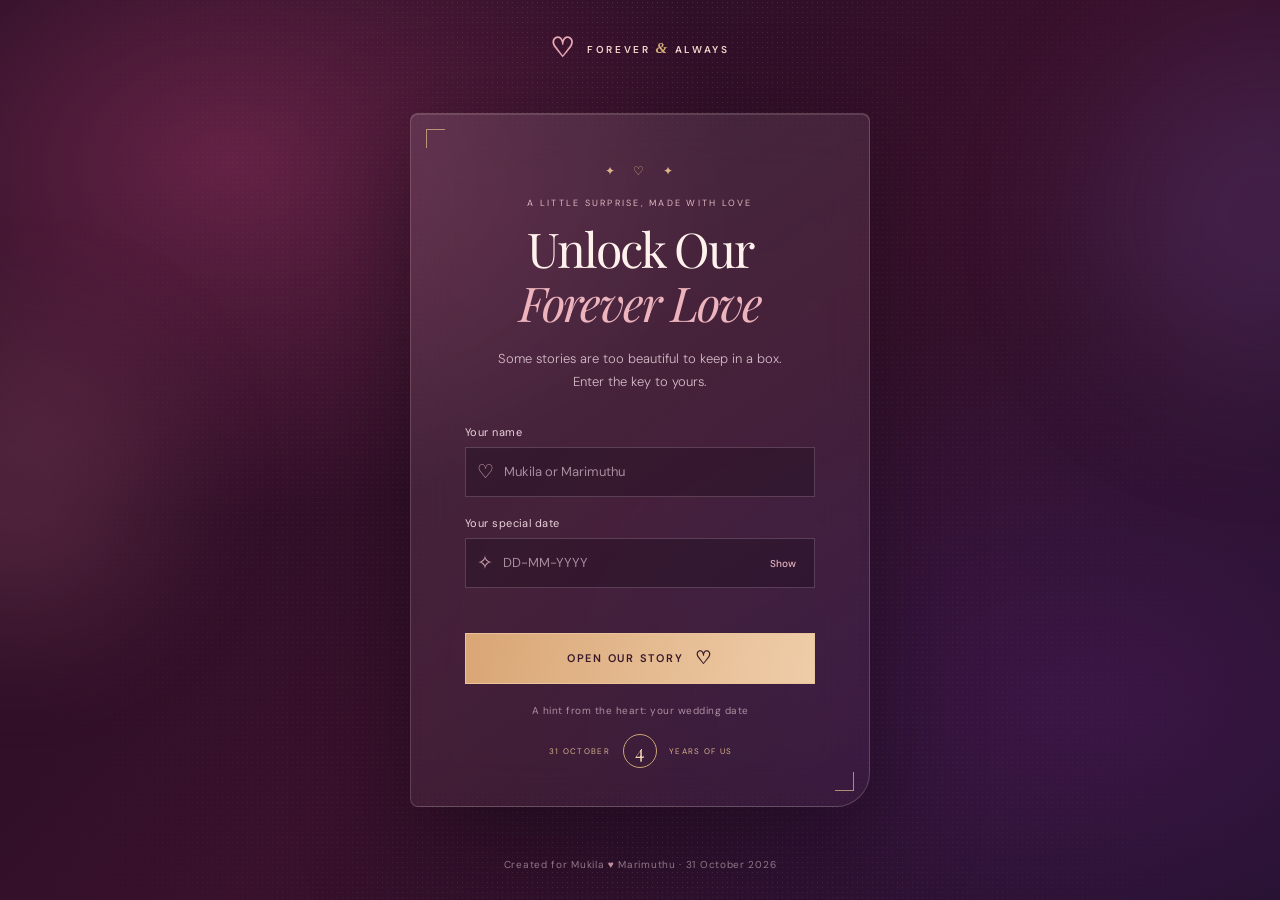
<file: forever-love/index.html>
<!doctype html>
<html lang="en">
<head>
  <meta charset="utf-8">
  <meta name="viewport" content="width=device-width, initial-scale=1">
  <meta name="theme-color" content="#260d22">
  <meta name="description" content="A little doorway into Mukila and Marimuthu's forever story.">
  <title>Forever &amp; Always — Unlock Our Forever Love</title>
  <link rel="stylesheet" href="css/style.css">
  <script src="js/login.js" defer></script>
</head>
<body class="login-page">
  <div class="ambient ambient-one" aria-hidden="true"></div>
  <div class="ambient ambient-two" aria-hidden="true"></div>
  <div class="particle-field" id="particle-field" aria-hidden="true"></div>

  <main class="login-shell">
    <a class="wordmark" href="index.html" aria-label="Forever and Always home">
      <span class="wordmark-mark" aria-hidden="true">♡</span>
      <span>FOREVER <i>&amp;</i> ALWAYS</span>
    </a>

    <section class="login-card" aria-labelledby="page-title">
      <div class="card-flourish" aria-hidden="true">✦ &nbsp; ♡ &nbsp; ✦</div>
      <p class="eyebrow">A little surprise, made with love</p>
      <h1 id="page-title">Unlock Our<br><em>Forever Love</em></h1>
      <p class="login-intro">Some stories are too beautiful to keep in a box.<br>Enter the key to yours.</p>

      <form id="login-form" novalidate>
        <label for="username">Your name</label>
        <div class="input-wrap">
          <span class="input-icon" aria-hidden="true">♡</span>
          <input id="username" name="username" type="text" placeholder="Mukila or Marimuthu" autocomplete="username" aria-describedby="form-message" required>
        </div>

        <label for="password">Your special date</label>
        <div class="input-wrap password-wrap">
          <span class="input-icon" aria-hidden="true">✧</span>
          <input id="password" name="password" type="password" placeholder="DD-MM-YYYY" autocomplete="current-password" aria-describedby="form-message" required>
          <button class="show-password" id="toggle-password" type="button" aria-label="Show password" aria-pressed="false">Show</button>
        </div>

        <p class="form-message" id="form-message" role="status" aria-live="polite"></p>
        <button class="unlock-button" type="submit">
          <span>Open our story</span><span class="button-heart" aria-hidden="true">♡</span>
        </button>
      </form>

      <p class="hint">A hint from the heart: your wedding date</p>
      <div class="anniversary-seal" aria-label="Celebrating four years together">
        <span>31 OCTOBER</span><strong>4</strong><span>YEARS OF US</span>
      </div>
    </section>
    <footer class="login-footer">Created for Mukila <span aria-hidden="true">♥</span> Marimuthu · 31 October 2026</footer>
  </main>
  <div class="transition-overlay" id="transition-overlay" aria-hidden="true"></div>
</body>
</html>
</file>
<file: forever-love/css/style.css>
@import url('https://fonts.googleapis.com/css2?family=DM+Sans:wght@300;400;500;600&family=Playfair+Display:ital,wght@0,400;0,500;0,600;1,400;1,500&display=swap');

:root{color-scheme:dark;--wine:#3b102d;--rose:#e9a9b5;--gold:#d9b17c;--cream:#fff2ec;--muted:#c5aab9;font-family:'DM Sans',sans-serif}*{box-sizing:border-box}html{min-width:320px}body{margin:0;min-height:100vh;color:var(--cream);background:#210d20}.login-page{position:relative;overflow:hidden;background:radial-gradient(ellipse at 18% 18%,#642245 0,transparent 34%),radial-gradient(ellipse at 85% 78%,#3a1645 0,transparent 38%),linear-gradient(135deg,#200c20,#39112c 52%,#1d1029)}.login-page:before{content:'';position:fixed;inset:0;pointer-events:none;opacity:.13;background-image:radial-gradient(#ffe8d9 0.6px,transparent .6px);background-size:5px 5px;mask-image:linear-gradient(90deg,transparent,black,transparent)}.ambient{position:fixed;border-radius:50%;filter:blur(75px);pointer-events:none;opacity:.19}.ambient-one{width:280px;height:280px;background:#ff8ca8;left:-125px;top:38%}.ambient-two{width:360px;height:360px;background:#9160c1;right:-170px;top:4%}.login-shell{position:relative;z-index:1;min-height:100svh;display:flex;flex-direction:column;align-items:center;padding:35px 20px 20px}.wordmark{display:flex;align-items:center;gap:10px;text-decoration:none;color:#f7d8d0;font-size:10px;letter-spacing:.27em;font-weight:600}.wordmark i{font-family:Georgia,serif;color:var(--gold);font-size:15px}.wordmark-mark{font-family:Georgia,serif;font-size:27px;color:var(--rose);line-height:1}.login-card{position:relative;width:min(100%,460px);margin:auto 0;padding:49px 54px 38px;text-align:center;border:1px solid rgba(255,230,224,.19);border-radius:8px 8px 34px 8px;background:linear-gradient(145deg,rgba(255,255,255,.105),rgba(255,255,255,.028));box-shadow:0 30px 100px #10081388,inset 0 1px 0 #ffffff20;backdrop-filter:blur(22px);-webkit-backdrop-filter:blur(22px);animation:card-arrive .8s cubic-bezier(.2,.8,.2,1) both}.login-card:before,.login-card:after{content:'';position:absolute;width:18px;height:18px;border-color:#e4bd8c;border-style:solid;opacity:.7}.login-card:before{left:15px;top:15px;border-width:1px 0 0 1px}.login-card:after{right:15px;bottom:15px;border-width:0 1px 1px 0}.card-flourish{color:#dcb68a;font-size:12px;letter-spacing:.2em;margin-bottom:18px}.eyebrow{margin:0 0 13px;color:#dfb6bf;font-size:9px;letter-spacing:.25em;text-transform:uppercase}.login-card h1{margin:0;font:400 clamp(35px,8vw,48px)/1.12 'Playfair Display',Georgia,serif;letter-spacing:-.04em}.login-card h1 em{font-weight:400;color:#edb4bd}.login-intro{margin:17px 0 31px;color:#d4bdc9;font:300 13px/1.8 'DM Sans',sans-serif}.login-card form{text-align:left}.login-card label{display:block;margin:0 0 8px;color:#ead4dc;font-size:11px;letter-spacing:.04em}.input-wrap{position:relative;display:flex;align-items:center;margin-bottom:19px;border:1px solid rgba(250,220,229,.2);background:rgba(21,8,23,.32);transition:border-color .25s,box-shadow .25s}.input-wrap:focus-within{border-color:#e3a9b6;box-shadow:0 0 0 3px #e3a9b619}.input-icon{width:43px;text-align:center;color:#d9aab7;font-size:19px}.input-wrap input{width:100%;height:48px;padding:0 11px 0 0;border:0;outline:0;background:transparent;color:#fff4ef;font:400 13px 'DM Sans',sans-serif}.input-wrap input::placeholder{color:#a98d9e}.password-wrap input{padding-right:56px}.show-password{position:absolute;right:9px;top:50%;transform:translateY(-50%);border:0;background:transparent;color:#e5b3bd;font:500 10px 'DM Sans',sans-serif;cursor:pointer;padding:9px}.form-message{min-height:20px;margin:-4px 0 10px;color:#ffd2d4;text-align:center;font-size:11px}.form-message.error{animation:shake .38s ease}.unlock-button{width:100%;height:51px;display:flex;align-items:center;justify-content:center;gap:12px;border:1px solid #e8c39b;background:linear-gradient(100deg,#d9a675,#efcda9);color:#39182b;font:600 11px 'DM Sans',sans-serif;letter-spacing:.16em;text-transform:uppercase;cursor:pointer;transition:transform .25s,box-shadow .25s,filter .25s}.unlock-button:hover{transform:translateY(-2px);box-shadow:0 10px 32px #dca5784a;filter:brightness(1.06)}.unlock-button:focus-visible,.show-password:focus-visible,.wordmark:focus-visible{outline:2px solid #ffe6bc;outline-offset:4px}.button-heart{font-size:18px;line-height:0}.hint{margin:20px 0 17px;color:#ad91a2;font-size:10px;letter-spacing:.05em}.anniversary-seal{display:grid;grid-template-columns:1fr auto 1fr;align-items:center;gap:12px;width:max-content;margin:0 auto;color:#d5b38a;font-size:8px;letter-spacing:.16em}.anniversary-seal strong{display:grid;place-items:center;width:34px;height:34px;border:1px solid #c9a674;border-radius:50%;font:400 19px 'Playfair Display',Georgia,serif;color:#f3d9b4}.login-footer{padding:0 0 9px;color:#a98b9d;font-size:10px;letter-spacing:.07em;text-align:center}.login-footer span{color:#e6a8b7}.particle-field{position:fixed;inset:0;overflow:hidden;pointer-events:none;z-index:2}.particle{position:absolute;bottom:-45px;color:#f5b5c3;opacity:0;animation:float-up var(--duration) linear forwards;font-family:Georgia,serif;text-shadow:0 0 14px #f4a8c788}.particle.sparkle{color:#f2d9a5;font-size:11px}.transition-overlay{position:fixed;inset:0;z-index:5;pointer-events:none;background:radial-gradient(circle,#f9cbd2 0,#e996ad 16%,#521536 48%,#190b20 74%);opacity:0;transform:scale(.03);border-radius:50%;transition:transform .75s cubic-bezier(.2,.7,.1,1),opacity .45s}.transition-overlay.active{opacity:1;transform:scale(2.7);border-radius:0}.login-card.success{animation:success-pulse .48s ease forwards}@keyframes float-up{0%{transform:translate3d(0,0,0) rotate(0) scale(.7);opacity:0}12%{opacity:.7}80%{opacity:.55}100%{transform:translate3d(var(--drift),-110vh,0) rotate(35deg) scale(1.3);opacity:0}}@keyframes card-arrive{from{opacity:0;transform:translateY(25px) scale(.98)}to{opacity:1;transform:translateY(0) scale(1)}}@keyframes shake{20%,60%{transform:translateX(-6px)}40%,80%{transform:translateX(6px)}}@keyframes success-pulse{50%{transform:scale(1.025);filter:brightness(1.3)}}

@media(max-width:520px){.login-shell{padding:27px 16px 18px}.login-card{padding:39px 25px 32px}.login-card h1{font-size:39px}.login-intro{font-size:12px}.wordmark{font-size:9px}.login-footer{font-size:9px}}@media(prefers-reduced-motion:reduce){*,*::before,*::after{scroll-behavior:auto!important;animation-duration:.01ms!important;animation-iteration-count:1!important;transition-duration:.01ms!important}}
</file>
